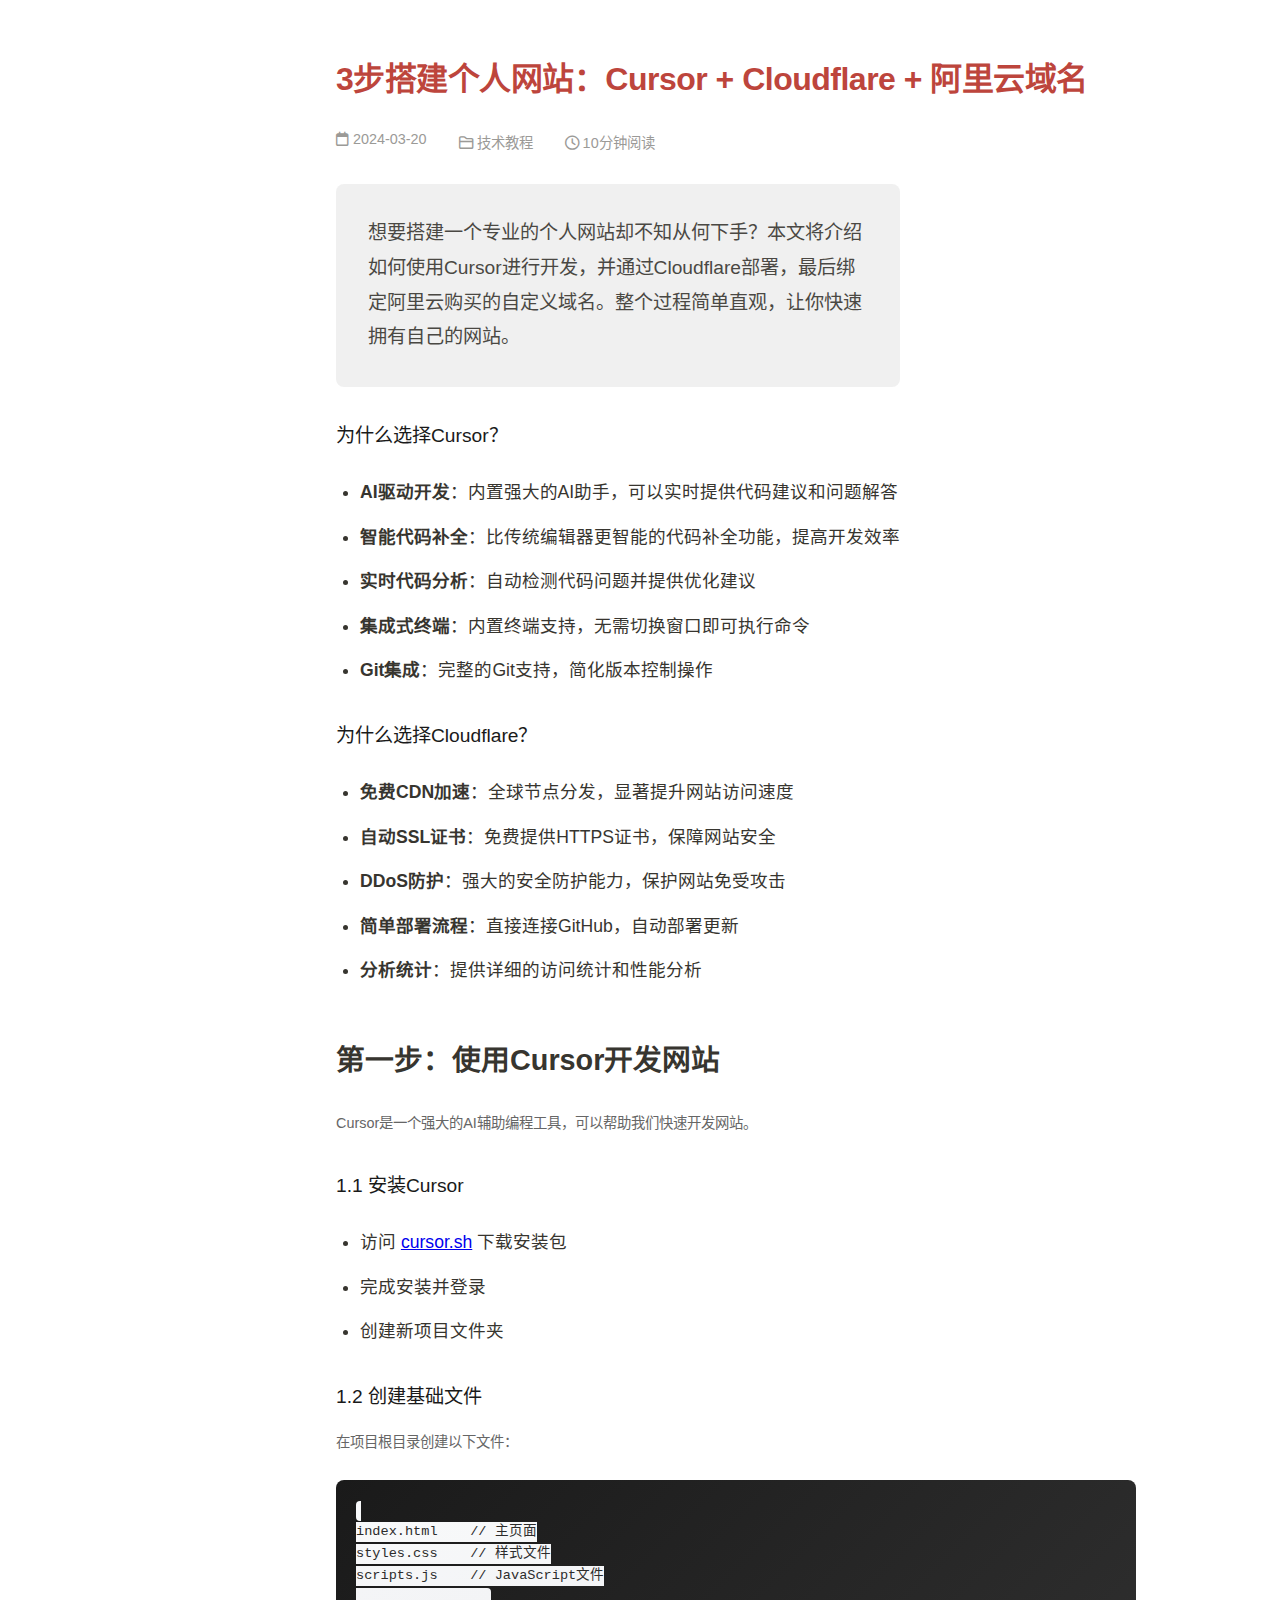
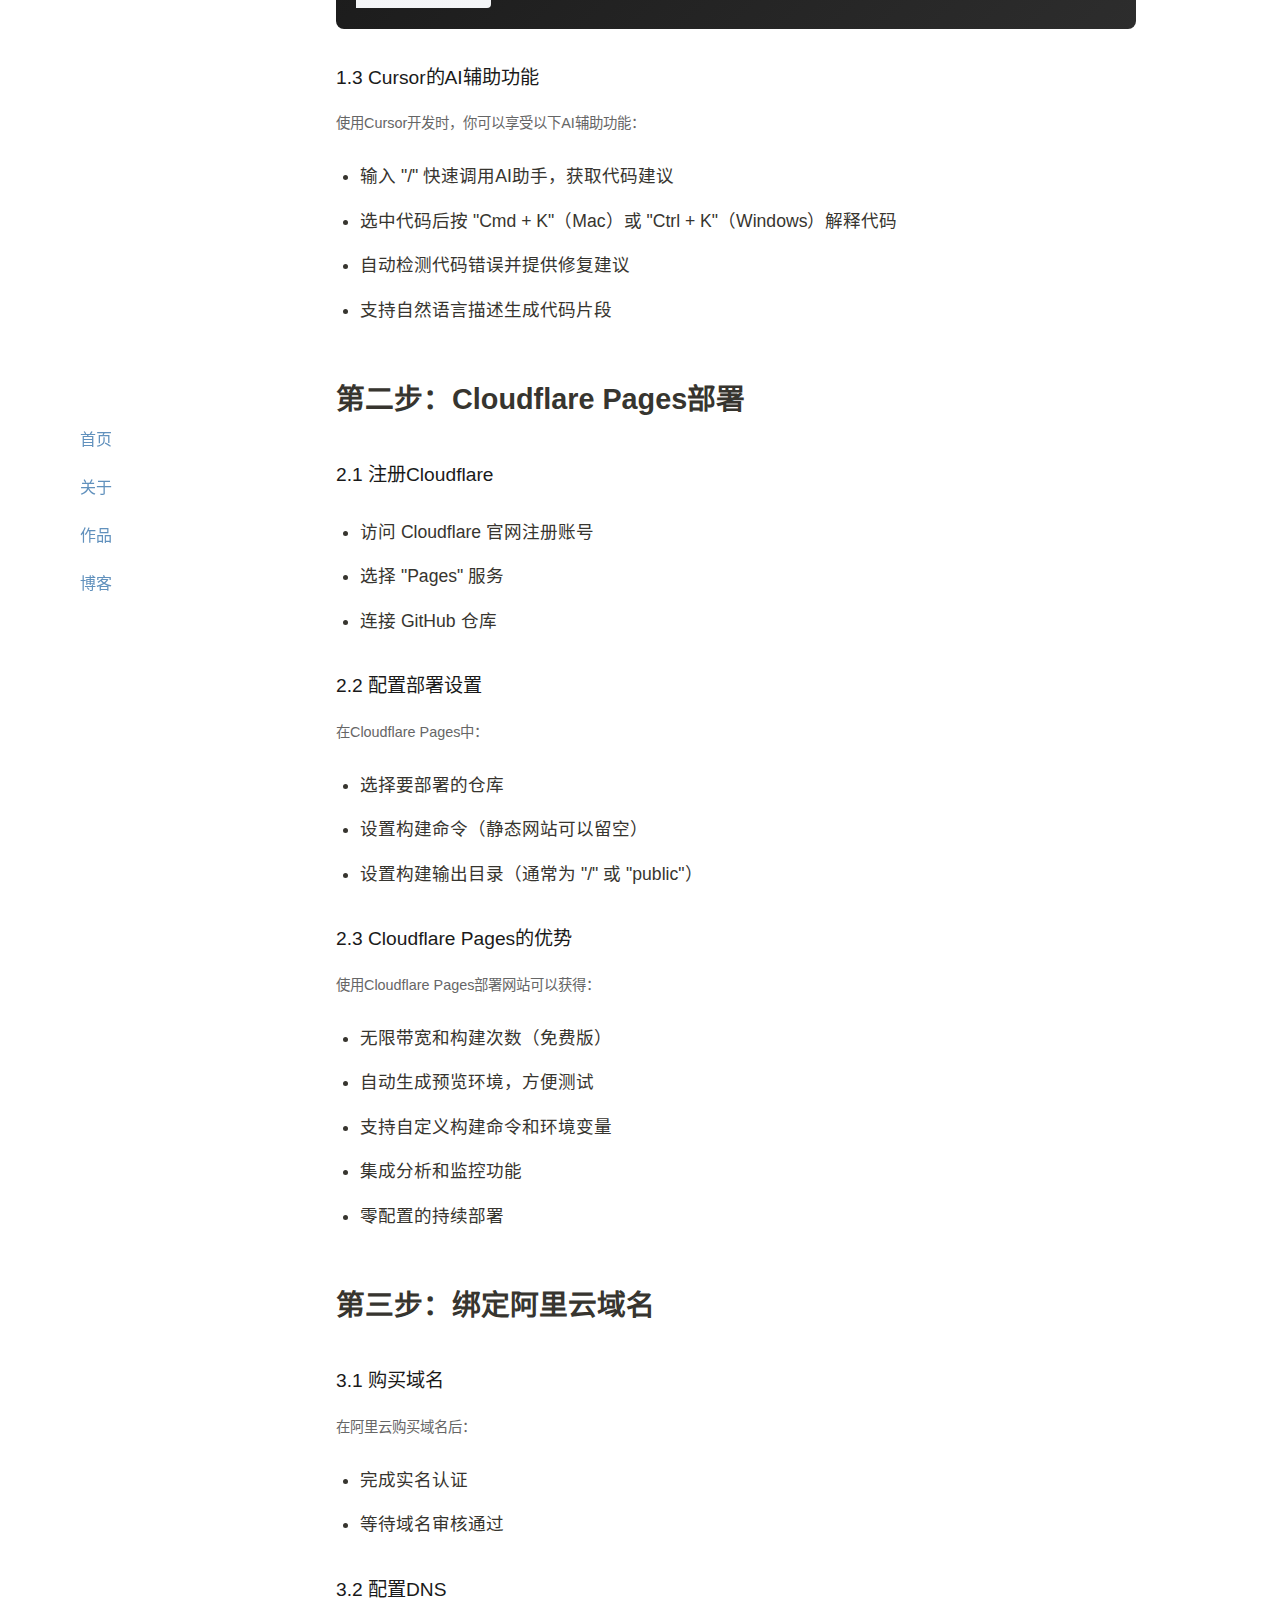
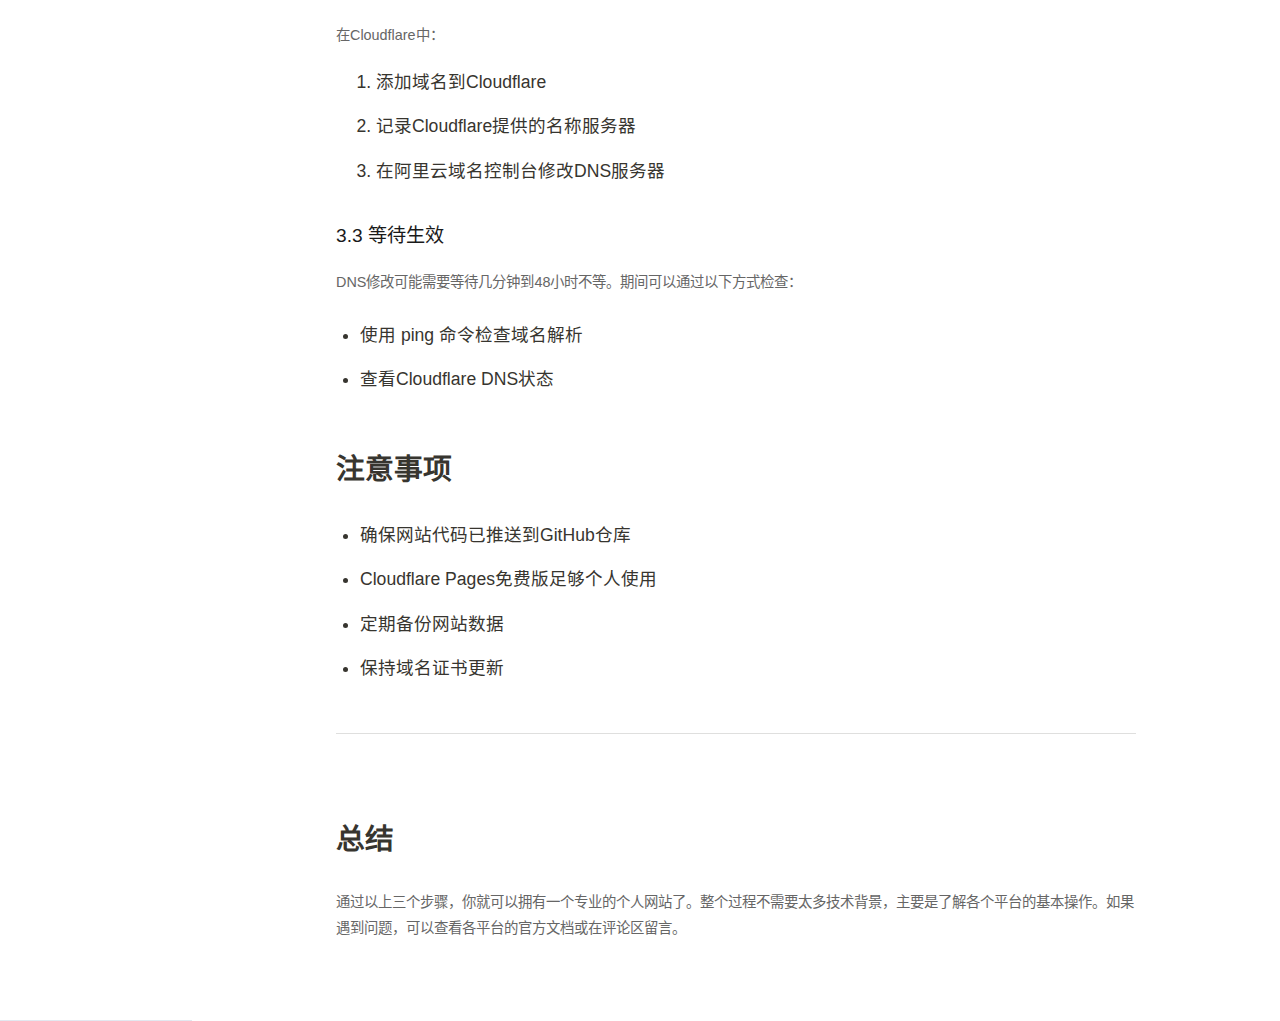
<file: blog/ai-interaction-design.html>
<!DOCTYPE html>
<html lang="zh-CN">

<head>
    <meta charset="UTF-8">
    <meta name="viewport" content="width=device-width, initial-scale=1.0">
    <title>3步搭建个人网站：Cursor + Cloudflare + 阿里云域名 - 严海畅的博客</title>
    <link rel="stylesheet" href="../styles.css">
    <link rel="stylesheet" href="https://cdnjs.cloudflare.com/ajax/libs/font-awesome/6.0.0-beta3/css/all.min.css">
</head>

<body>
    <header class="navbar">
        <nav class="nav-links">
            <a href="../index.html">首页</a>
            <a href="../index.html#about">关于</a>
            <a href="../index.html#work">作品</a>
            <a href="../index.html#blog">博客</a>
        </nav>
    </header>

    <main class="blog-post">
        <article>
            <h1>3步搭建个人网站：Cursor + Cloudflare + 阿里云域名</h1>
            <div class="post-meta">
                <span><i class="far fa-calendar"></i> 2024-03-20</span>
                <span><i class="far fa-folder"></i> 技术教程</span>
                <span><i class="far fa-clock"></i> 10分钟阅读</span>
            </div>
            <div class="post-content">
                <p class="intro">
                    想要搭建一个专业的个人网站却不知从何下手？本文将介绍如何使用Cursor进行开发，并通过Cloudflare部署，最后绑定阿里云购买的自定义域名。整个过程简单直观，让你快速拥有自己的网站。
                </p>

                <div class="tool-advantages">
                    <div class="advantage-card">
                        <h3>为什么选择Cursor？</h3>
                        <ul>
                            <li><strong>AI驱动开发</strong>：内置强大的AI助手，可以实时提供代码建议和问题解答</li>
                            <li><strong>智能代码补全</strong>：比传统编辑器更智能的代码补全功能，提高开发效率</li>
                            <li><strong>实时代码分析</strong>：自动检测代码问题并提供优化建议</li>
                            <li><strong>集成式终端</strong>：内置终端支持，无需切换窗口即可执行命令</li>
                            <li><strong>Git集成</strong>：完整的Git支持，简化版本控制操作</li>
                        </ul>
                    </div>

                    <div class="advantage-card">
                        <h3>为什么选择Cloudflare？</h3>
                        <ul>
                            <li><strong>免费CDN加速</strong>：全球节点分发，显著提升网站访问速度</li>
                            <li><strong>自动SSL证书</strong>：免费提供HTTPS证书，保障网站安全</li>
                            <li><strong>DDoS防护</strong>：强大的安全防护能力，保护网站免受攻击</li>
                            <li><strong>简单部署流程</strong>：直接连接GitHub，自动部署更新</li>
                            <li><strong>分析统计</strong>：提供详细的访问统计和性能分析</li>
                        </ul>
                    </div>
                </div>

                <h2>第一步：使用Cursor开发网站</h2>
                <p>Cursor是一个强大的AI辅助编程工具，可以帮助我们快速开发网站。</p>

                <h3>1.1 安装Cursor</h3>
                <ul>
                    <li>访问 <a href="https://cursor.sh" target="_blank">cursor.sh</a> 下载安装包</li>
                    <li>完成安装并登录</li>
                    <li>创建新项目文件夹</li>
                </ul>

                <h3>1.2 创建基础文件</h3>
                <p>在项目根目录创建以下文件：</p>
                <pre><code>
index.html    // 主页面
styles.css    // 样式文件
scripts.js    // JavaScript文件
                </code></pre>

                <h3>1.3 Cursor的AI辅助功能</h3>
                <p>使用Cursor开发时，你可以享受以下AI辅助功能：</p>
                <ul>
                    <li>输入 "/" 快速调用AI助手，获取代码建议</li>
                    <li>选中代码后按 "Cmd + K"（Mac）或 "Ctrl + K"（Windows）解释代码</li>
                    <li>自动检测代码错误并提供修复建议</li>
                    <li>支持自然语言描述生成代码片段</li>
                </ul>

                <h2>第二步：Cloudflare Pages部署</h2>

                <h3>2.1 注册Cloudflare</h3>
                <ul>
                    <li>访问 Cloudflare 官网注册账号</li>
                    <li>选择 "Pages" 服务</li>
                    <li>连接 GitHub 仓库</li>
                </ul>

                <h3>2.2 配置部署设置</h3>
                <p>在Cloudflare Pages中：</p>
                <ul>
                    <li>选择要部署的仓库</li>
                    <li>设置构建命令（静态网站可以留空）</li>
                    <li>设置构建输出目录（通常为 "/" 或 "public"）</li>
                </ul>

                <h3>2.3 Cloudflare Pages的优势</h3>
                <p>使用Cloudflare Pages部署网站可以获得：</p>
                <ul>
                    <li>无限带宽和构建次数（免费版）</li>
                    <li>自动生成预览环境，方便测试</li>
                    <li>支持自定义构建命令和环境变量</li>
                    <li>集成分析和监控功能</li>
                    <li>零配置的持续部署</li>
                </ul>

                <h2>第三步：绑定阿里云域名</h2>

                <h3>3.1 购买域名</h3>
                <p>在阿里云购买域名后：</p>
                <ul>
                    <li>完成实名认证</li>
                    <li>等待域名审核通过</li>
                </ul>

                <h3>3.2 配置DNS</h3>
                <p>在Cloudflare中：</p>
                <ol>
                    <li>添加域名到Cloudflare</li>
                    <li>记录Cloudflare提供的名称服务器</li>
                    <li>在阿里云域名控制台修改DNS服务器</li>
                </ol>

                <h3>3.3 等待生效</h3>
                <p>DNS修改可能需要等待几分钟到48小时不等。期间可以通过以下方式检查：</p>
                <ul>
                    <li>使用 ping 命令检查域名解析</li>
                    <li>查看Cloudflare DNS状态</li>
                </ul>

                <div class="tips">
                    <h2>注意事项</h2>
                    <ul>
                        <li>确保网站代码已推送到GitHub仓库</li>
                        <li>Cloudflare Pages免费版足够个人使用</li>
                        <li>定期备份网站数据</li>
                        <li>保持域名证书更新</li>
                    </ul>
                </div>

                <div class="conclusion">
                    <h2>总结</h2>
                    <p>通过以上三个步骤，你就可以拥有一个专业的个人网站了。整个过程不需要太多技术背景，主要是了解各个平台的基本操作。如果遇到问题，可以查看各平台的官方文档或在评论区留言。</p>
                </div>
            </div>
        </article>
    </main>
</body>

</html>
</file>
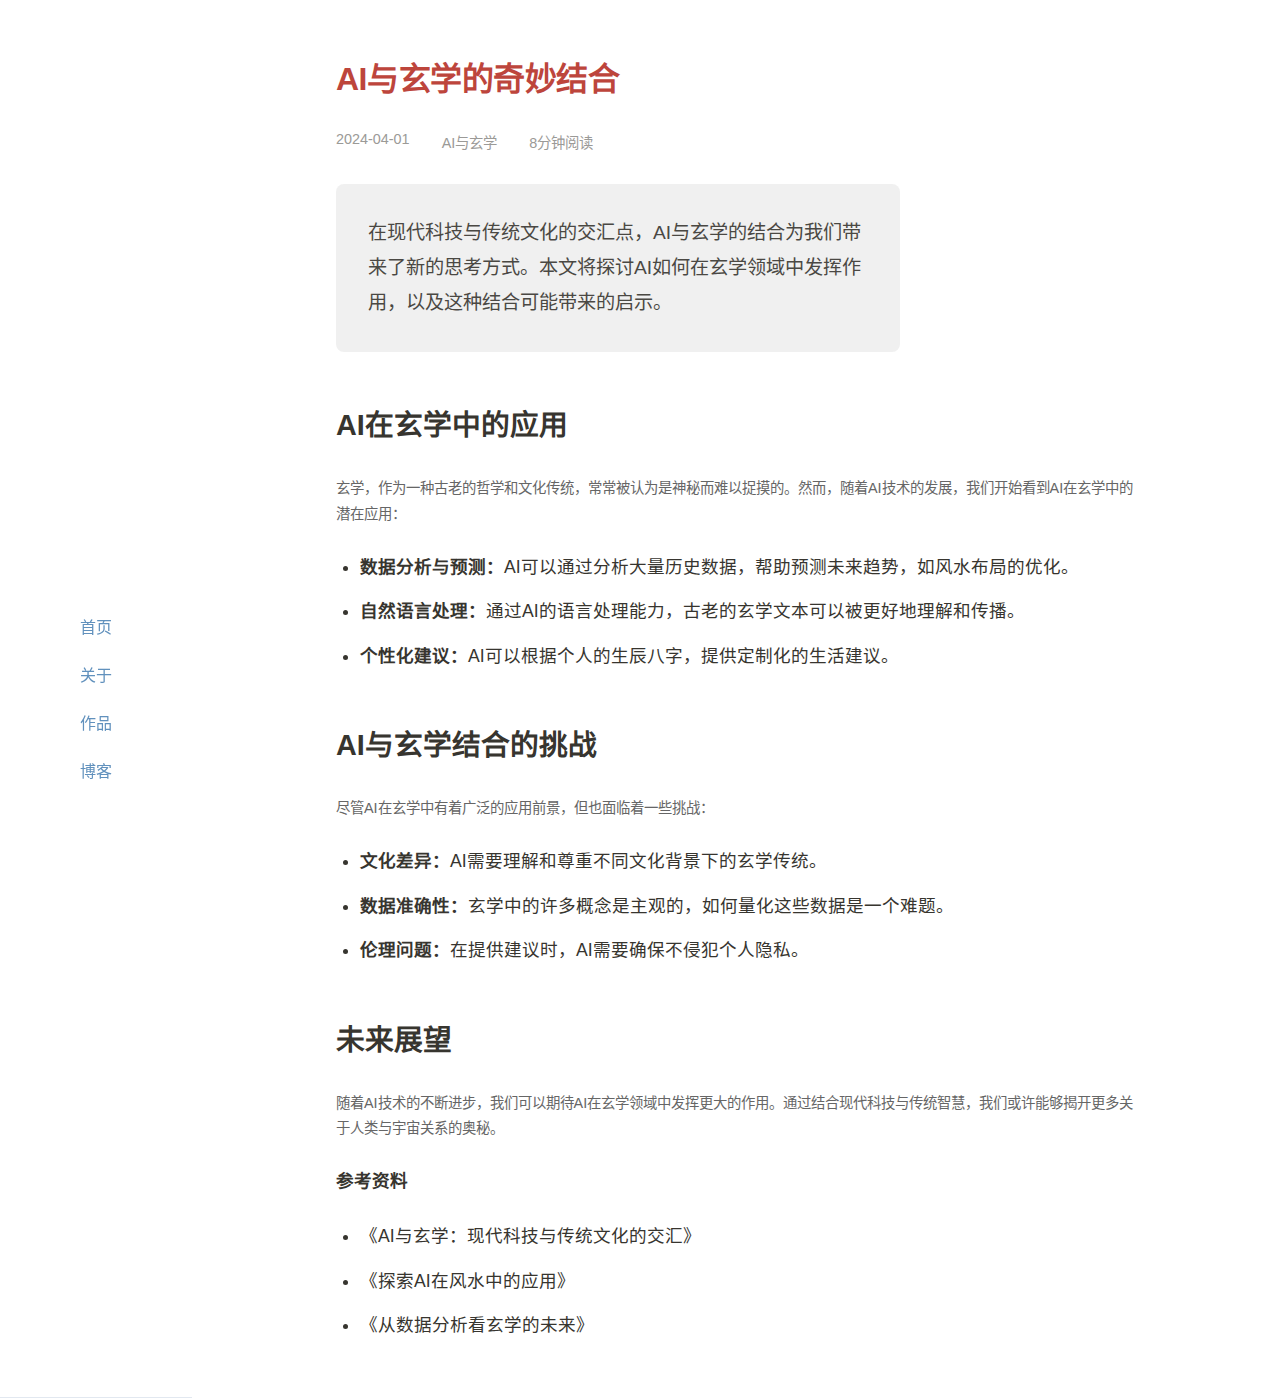
<file: blog/ai-mysticism.html>
<!DOCTYPE html>
<html lang="zh-CN">

<head>
    <meta charset="UTF-8">
    <meta name="viewport" content="width=device-width, initial-scale=1.0">
    <title>AI与玄学的奇妙结合 - 严海畅的博客</title>
    <link rel="stylesheet" href="../styles.css">
</head>

<body>
    <header class="navbar">
        <nav class="nav-links">
            <a href="../index.html">首页</a>
            <a href="../index.html#about">关于</a>
            <a href="../index.html#work">作品</a>
            <a href="../index.html#blog">博客</a>
        </nav>
    </header>

    <main class="blog-post">
        <article>
            <h1>AI与玄学的奇妙结合</h1>
            <div class="post-meta">
                <span><i class="far fa-calendar"></i> 2024-04-01</span>
                <span><i class="far fa-folder"></i> AI与玄学</span>
                <span><i class="far fa-clock"></i> 8分钟阅读</span>
            </div>

            <div class="post-content">
                <p class="intro">
                    在现代科技与传统文化的交汇点，AI与玄学的结合为我们带来了新的思考方式。本文将探讨AI如何在玄学领域中发挥作用，以及这种结合可能带来的启示。
                </p>

                <h2>AI在玄学中的应用</h2>
                <p>玄学，作为一种古老的哲学和文化传统，常常被认为是神秘而难以捉摸的。然而，随着AI技术的发展，我们开始看到AI在玄学中的潜在应用：</p>
                <ul>
                    <li><strong>数据分析与预测：</strong>AI可以通过分析大量历史数据，帮助预测未来趋势，如风水布局的优化。</li>
                    <li><strong>自然语言处理：</strong>通过AI的语言处理能力，古老的玄学文本可以被更好地理解和传播。</li>
                    <li><strong>个性化建议：</strong>AI可以根据个人的生辰八字，提供定制化的生活建议。</li>
                </ul>

                <h2>AI与玄学结合的挑战</h2>
                <p>尽管AI在玄学中有着广泛的应用前景，但也面临着一些挑战：</p>
                <ul>
                    <li><strong>文化差异：</strong>AI需要理解和尊重不同文化背景下的玄学传统。</li>
                    <li><strong>数据准确性：</strong>玄学中的许多概念是主观的，如何量化这些数据是一个难题。</li>
                    <li><strong>伦理问题：</strong>在提供建议时，AI需要确保不侵犯个人隐私。</li>
                </ul>

                <h2>未来展望</h2>
                <p>随着AI技术的不断进步，我们可以期待AI在玄学领域中发挥更大的作用。通过结合现代科技与传统智慧，我们或许能够揭开更多关于人类与宇宙关系的奥秘。</p>

                <div class="next-steps">
                    <h4>参考资料</h4>
                    <ul>
                        <li>《AI与玄学：现代科技与传统文化的交汇》</li>
                        <li>《探索AI在风水中的应用》</li>
                        <li>《从数据分析看玄学的未来》</li>
                    </ul>
                </div>
            </div>
        </article>
    </main>
</body>

</html>
</file>
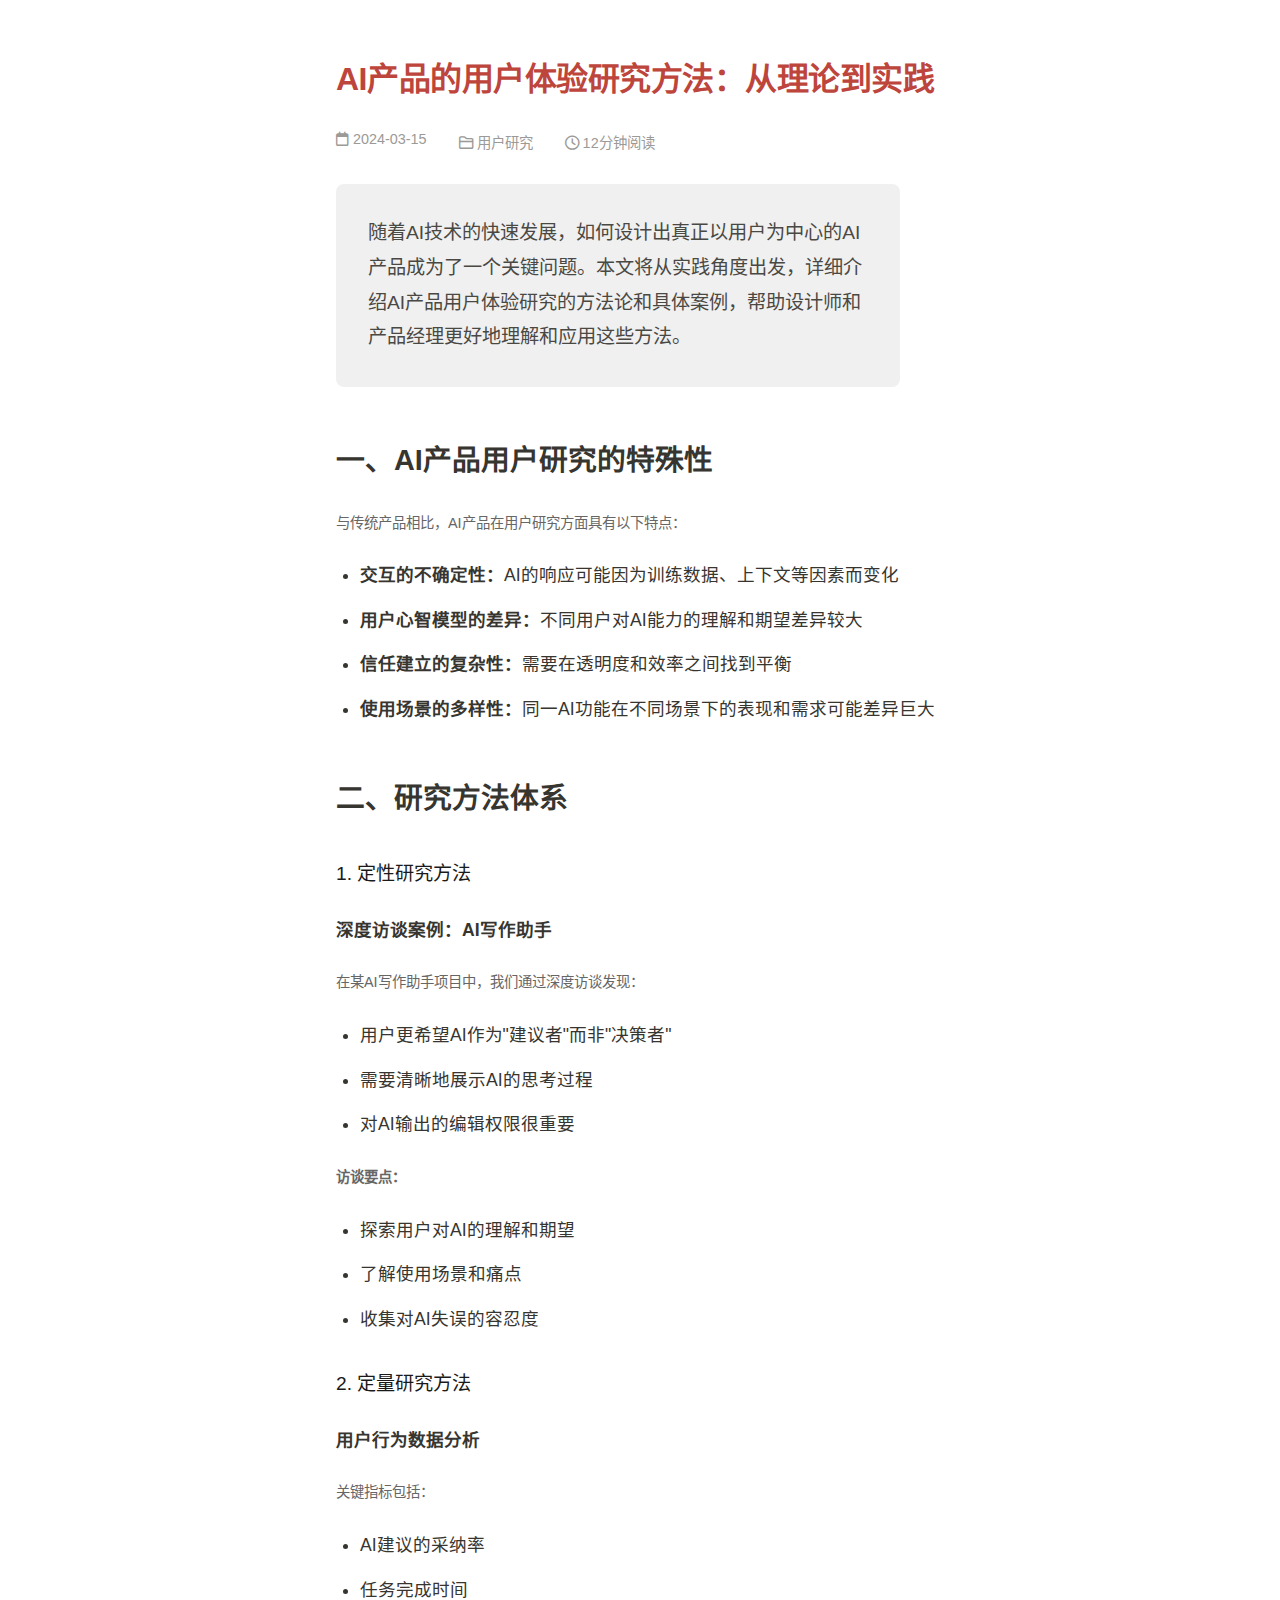
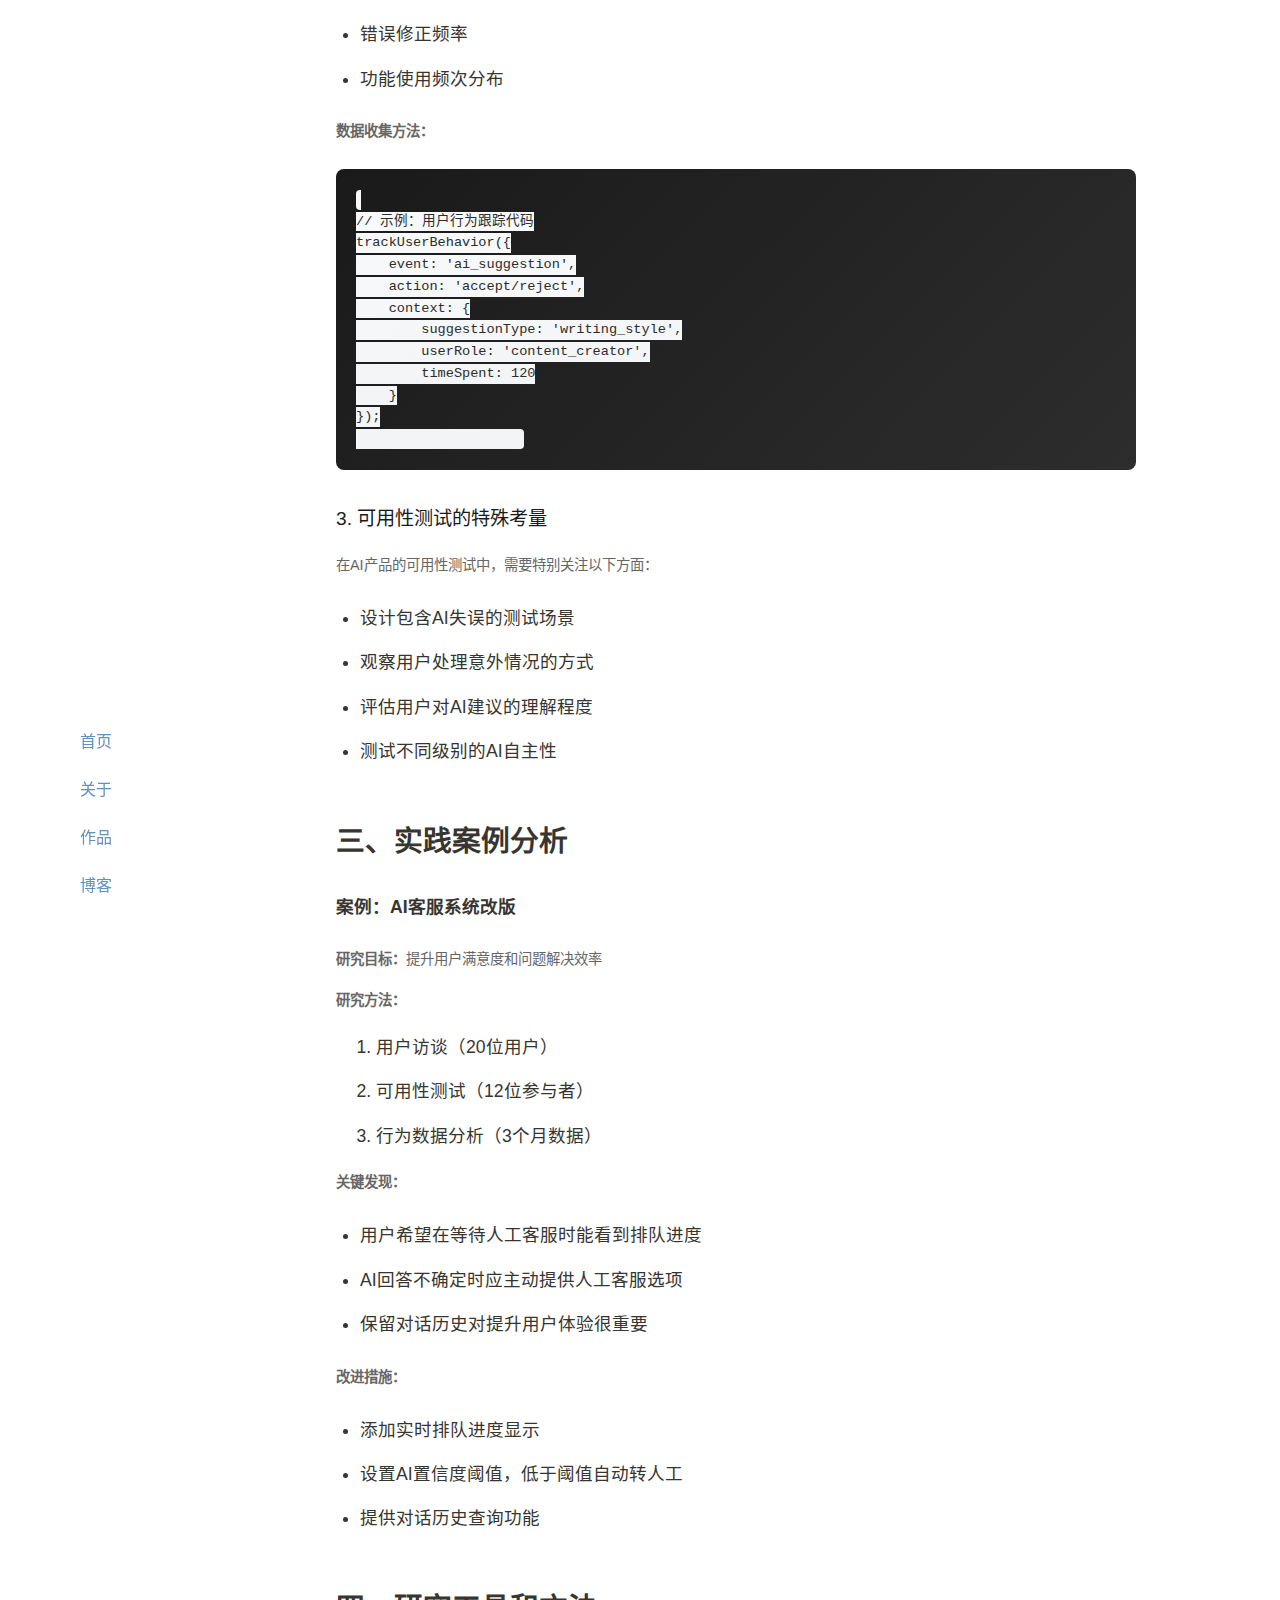
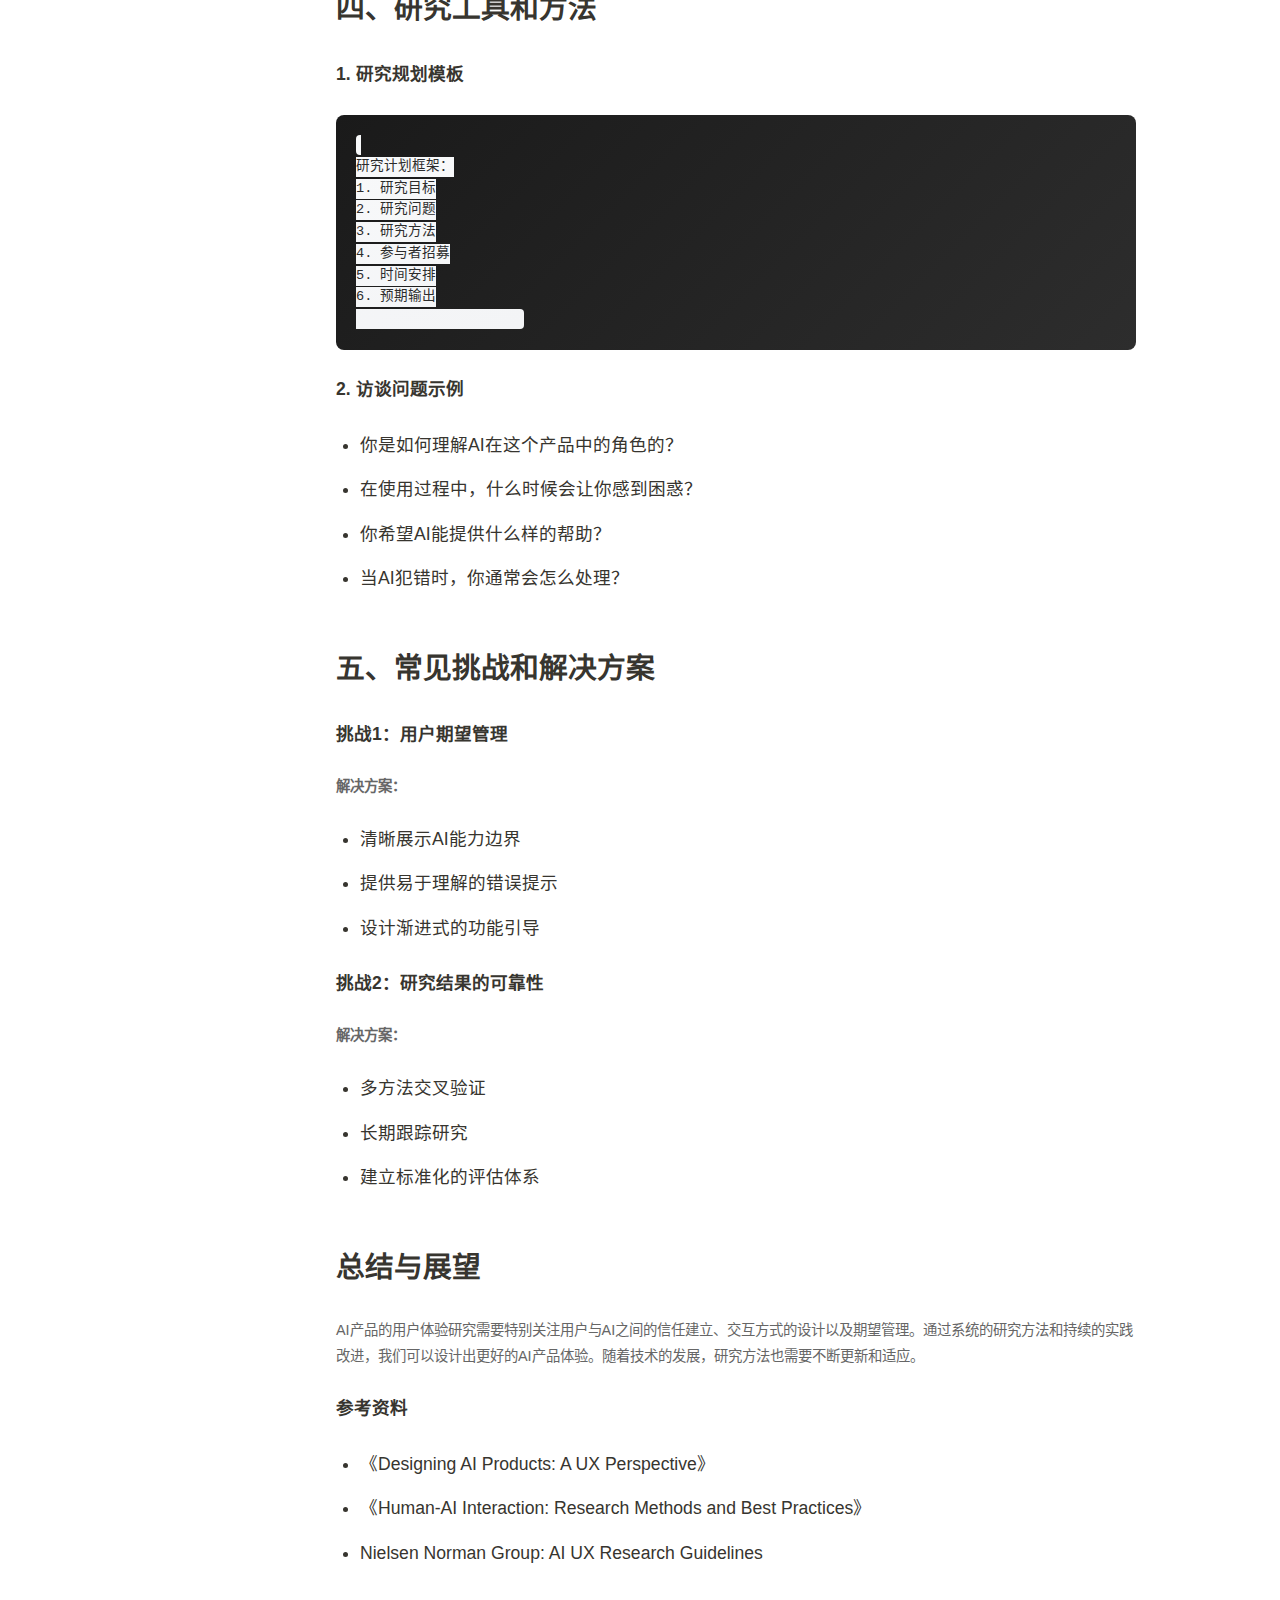
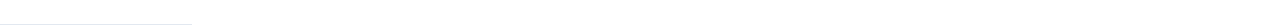
<file: blog/ai-ux-research.html>
<!DOCTYPE html>
<html lang="zh-CN">

<head>
    <meta charset="UTF-8">
    <meta name="viewport" content="width=device-width, initial-scale=1.0">
    <title>AI产品的用户体验研究方法 - 严海畅的博客</title>
    <link rel="stylesheet" href="../styles.css">
    <link rel="stylesheet" href="https://cdnjs.cloudflare.com/ajax/libs/font-awesome/6.0.0-beta3/css/all.min.css">
</head>

<body>
    <header class="navbar">
        <nav class="nav-links">
            <a href="../index.html">首页</a>
            <a href="../index.html#about">关于</a>
            <a href="../index.html#work">作品</a>
            <a href="../index.html#blog">博客</a>
        </nav>
    </header>

    <main class="blog-post">
        <article>
            <h1>AI产品的用户体验研究方法：从理论到实践</h1>
            <div class="post-meta">
                <span><i class="far fa-calendar"></i> 2024-03-15</span>
                <span><i class="far fa-folder"></i> 用户研究</span>
                <span><i class="far fa-clock"></i> 12分钟阅读</span>
            </div>

            <div class="post-content">
                <p class="intro">
                    随着AI技术的快速发展，如何设计出真正以用户为中心的AI产品成为了一个关键问题。本文将从实践角度出发，详细介绍AI产品用户体验研究的方法论和具体案例，帮助设计师和产品经理更好地理解和应用这些方法。
                </p>

                <h2>一、AI产品用户研究的特殊性</h2>
                <p>与传统产品相比，AI产品在用户研究方面具有以下特点：</p>
                <ul>
                    <li><strong>交互的不确定性：</strong>AI的响应可能因为训练数据、上下文等因素而变化</li>
                    <li><strong>用户心智模型的差异：</strong>不同用户对AI能力的理解和期望差异较大</li>
                    <li><strong>信任建立的复杂性：</strong>需要在透明度和效率之间找到平衡</li>
                    <li><strong>使用场景的多样性：</strong>同一AI功能在不同场景下的表现和需求可能差异巨大</li>
                </ul>

                <h2>二、研究方法体系</h2>

                <h3>1. 定性研究方法</h3>
                <div class="case-study">
                    <h4>深度访谈案例：AI写作助手</h4>
                    <p>在某AI写作助手项目中，我们通过深度访谈发现：</p>
                    <ul>
                        <li>用户更希望AI作为"建议者"而非"决策者"</li>
                        <li>需要清晰地展示AI的思考过程</li>
                        <li>对AI输出的编辑权限很重要</li>
                    </ul>
                    <p><strong>访谈要点：</strong></p>
                    <ul>
                        <li>探索用户对AI的理解和期望</li>
                        <li>了解使用场景和痛点</li>
                        <li>收集对AI失误的容忍度</li>
                    </ul>
                </div>

                <h3>2. 定量研究方法</h3>
                <div class="case-study">
                    <h4>用户行为数据分析</h4>
                    <p>关键指标包括：</p>
                    <ul>
                        <li>AI建议的采纳率</li>
                        <li>任务完成时间</li>
                        <li>错误修正频率</li>
                        <li>功能使用频次分布</li>
                    </ul>
                    <p><strong>数据收集方法：</strong></p>
                    <pre><code>
// 示例：用户行为跟踪代码
trackUserBehavior({
    event: 'ai_suggestion',
    action: 'accept/reject',
    context: {
        suggestionType: 'writing_style',
        userRole: 'content_creator',
        timeSpent: 120
    }
});
                    </code></pre>
                </div>

                <h3>3. 可用性测试的特殊考量</h3>
                <p>在AI产品的可用性测试中，需要特别关注以下方面：</p>
                <ul>
                    <li>设计包含AI失误的测试场景</li>
                    <li>观察用户处理意外情况的方式</li>
                    <li>评估用户对AI建议的理解程度</li>
                    <li>测试不同级别的AI自主性</li>
                </ul>

                <h2>三、实践案例分析</h2>

                <div class="case-study">
                    <h4>案例：AI客服系统改版</h4>
                    <p><strong>研究目标：</strong>提升用户满意度和问题解决效率</p>
                    <p><strong>研究方法：</strong></p>
                    <ol>
                        <li>用户访谈（20位用户）</li>
                        <li>可用性测试（12位参与者）</li>
                        <li>行为数据分析（3个月数据）</li>
                    </ol>
                    <p><strong>关键发现：</strong></p>
                    <ul>
                        <li>用户希望在等待人工客服时能看到排队进度</li>
                        <li>AI回答不确定时应主动提供人工客服选项</li>
                        <li>保留对话历史对提升用户体验很重要</li>
                    </ul>
                    <p><strong>改进措施：</strong></p>
                    <ul>
                        <li>添加实时排队进度显示</li>
                        <li>设置AI置信度阈值，低于阈值自动转人工</li>
                        <li>提供对话历史查询功能</li>
                    </ul>
                </div>

                <h2>四、研究工具和方法</h2>

                <div class="design-tips">
                    <h4>1. 研究规划模板</h4>
                    <pre><code>
研究计划框架：
1. 研究目标
2. 研究问题
3. 研究方法
4. 参与者招募
5. 时间安排
6. 预期输出
                    </code></pre>
                </div>

                <div class="design-tips">
                    <h4>2. 访谈问题示例</h4>
                    <ul>
                        <li>你是如何理解AI在这个产品中的角色的？</li>
                        <li>在使用过程中，什么时候会让你感到困惑？</li>
                        <li>你希望AI能提供什么样的帮助？</li>
                        <li>当AI犯错时，你通常会怎么处理？</li>
                    </ul>
                </div>

                <h2>五、常见挑战和解决方案</h2>

                <div class="next-steps">
                    <h4>挑战1：用户期望管理</h4>
                    <p><strong>解决方案：</strong></p>
                    <ul>
                        <li>清晰展示AI能力边界</li>
                        <li>提供易于理解的错误提示</li>
                        <li>设计渐进式的功能引导</li>
                    </ul>
                </div>

                <div class="next-steps">
                    <h4>挑战2：研究结果的可靠性</h4>
                    <p><strong>解决方案：</strong></p>
                    <ul>
                        <li>多方法交叉验证</li>
                        <li>长期跟踪研究</li>
                        <li>建立标准化的评估体系</li>
                    </ul>
                </div>

                <h2>总结与展望</h2>
                <p>
                    AI产品的用户体验研究需要特别关注用户与AI之间的信任建立、交互方式的设计以及期望管理。通过系统的研究方法和持续的实践改进，我们可以设计出更好的AI产品体验。随着技术的发展，研究方法也需要不断更新和适应。
                </p>

                <div class="next-steps">
                    <h4>参考资料</h4>
                    <ul>
                        <li>《Designing AI Products: A UX Perspective》</li>
                        <li>《Human-AI Interaction: Research Methods and Best Practices》</li>
                        <li>Nielsen Norman Group: AI UX Research Guidelines</li>
                    </ul>
                </div>
            </div>
        </article>
    </main>
</body>

</html>
</file>
<file: styles.css>
/* 定义全局颜色变量 - 中式美学风格 */
:root {
    /* 中式美学配色 - 深邃蓝调 */
    --deep-blue: #0a1533;
    /* 深邃蓝 - 主色调 */
    --medium-blue: #1a336b;
    /* 中蓝 - 强调色 */
    --light-blue: #86a9bc;
    /* 浅蓝 - 辅助色 */
    --pale-gray: #cad3dc;
    /* 浅灰 - 背景色 */

    /* 米褐 - 背景点缀 */

    /* 主色调 */
    --chinese-green: #3c9a7f;
    /* 主色调 */
    --chinese-blue: #2e89b6;
    /* 强调色 */
    --chinese-gray: #a0a495;
    /* 辅助色 */

    /* 中性色 */
    --gray-50: #fafafa;
    --gray-100: #f5f5f5;
    --gray-200: #e2e8f0;
    --gray-300: #e0e0e0;
    --gray-600: #757575;
    --gray-700: #334155;
    --gray-900: #1a1a1a;

    /* 透明色变体 */
    --deep-fade: rgba(10, 21, 51, 0.08);
    --medium-fade: rgba(26, 51, 107, 0.08);
    --light-fade: rgba(134, 169, 188, 0.1);
    --gray-fade: rgba(202, 211, 220, 0.5);

    /* 延伸色系 */
    --green-light: rgba(60, 154, 127, 0.1);
    --beige-dark: #bea088;

    /* 主色调 */
    --vintage-brown: #2C1810;
    /* 深褐色 - 用于主要文字 */
    --vintage-cream: #F5E6D3;
    /* 米白色 - 用于背景 */
    --vintage-blue: #2B4C7E;
    /* 深蓝色 - 用于强调 */

    /* 主色调的变体 */
    --brown-light: rgba(44, 24, 16, 0.8);
    --brown-faded: rgba(44, 24, 16, 0.6);
    --cream-dark: #E8D5BC;

    /* 主色调 */
    --primary-100: #E3F2FD;
    --primary-200: #90CAF9;
    --primary-500: #2196F3;
    --primary-600: #1E88E5;
    --primary-800: #1565C0;

    /* 中性色 */
    --neutral-50: #FAFAFA;
    --neutral-100: #F5F5F5;
    --neutral-200: #EEEEEE;
    --neutral-300: #E0E0E0;
    --neutral-500: #9E9E9E;
    --neutral-700: #616161;
    --neutral-900: #212121;

    /* 强调色 */
    --accent-green: #4CAF50;
    --accent-purple: #8b5cf6;
    --accent-orange: #FF9800;
    --accent-pink: #ec4899;

    /* 美式复古配色 */
    --retro-red: #bd453c;
    /* 红褐色 - 主色调 */
    --retro-cream: #f0e7c2;
    /* 米色 - 背景色 */
    --retro-blue: #6191bd;
    /* 蓝色 - 强调色 */

    /* 透明色变体 */
    --red-fade: rgba(189, 69, 60, 0.1);
    --blue-fade: rgba(97, 145, 189, 0.1);
    --cream-fade: rgba(240, 231, 194, 0.3);

    /* 渐变 */
    --gradient-primary: linear-gradient(135deg, var(--primary-500), var(--accent-purple));
    --gradient-hover: linear-gradient(135deg, var(--accent-purple), var(--accent-pink));
    --gradient-soft: linear-gradient(to right, rgba(37, 99, 235, 0.1), rgba(139, 92, 246, 0.1));

    --notion-bg: #ffffff;
    --notion-text: #37352f;
    --notion-gray: #9b9a97;
    --notion-hover: rgba(55, 53, 47, 0.08);
    --notion-border: rgba(55, 53, 47, 0.16);
    --notion-radius: 3px;
    --sidebar-width: 260px;
}

body {
    font-family: 'Inter', -apple-system, BlinkMacSystemFont, sans-serif;
    margin: 0;
    padding: 0;
    background: var(--notion-bg);
    color: var(--notion-text);
    display: flex;
}

.sidebar {
    width: var(--sidebar-width);
    height: 100vh;
    position: fixed;
    left: 0;
    top: 0;
    border-right: 1px solid var(--notion-border);
    padding: 1.5rem;
    box-sizing: border-box;
    background: var(--notion-bg);
}

.nav-header {
    margin-bottom: 2rem;
}

.avatar {
    width: 120px;
    height: 120px;
    border-radius: 60px;
    object-fit: cover;
    border: 3px solid var(--notion-border);
    box-shadow: 0 4px 12px rgba(0, 0, 0, 0.1);
}

.nav-links {
    display: flex;
    flex-direction: column;
    gap: 0.5rem;
}

.nav-item {
    padding: 0.5rem;
    border-radius: var(--notion-radius);
    color: var(--notion-text);
    text-decoration: none;
    transition: background 0.2s;
}

.nav-item:hover {
    background: var(--notion-hover);
}

.content {
    margin-left: var(--sidebar-width);
    padding: 2rem;
    width: calc(100% - var(--sidebar-width));
}

.page-header {
    margin-bottom: 2rem;
}

.breadcrumb {
    color: var(--notion-gray);
    font-size: 0.9rem;
}

.project-grid {
    display: grid;
    gap: 2rem;
}

.project-card {
    border: 1px solid var(--notion-border);
    border-radius: var(--notion-radius);
    overflow: hidden;
}

.project-cover img {
    width: 100%;
    height: 200px;
    object-fit: cover;
}

.project-info {
    padding: 1.5rem;
}

.project-tags {
    display: flex;
    gap: 0.5rem;
    margin: 1rem 0;
    flex-wrap: wrap;
}

.tag {
    padding: 0.3rem 0.8rem;
    background: var(--notion-hover);
    border-radius: var(--notion-radius);
    font-size: 0.9rem;
}

.project-overview {
    display: grid;
    gap: 1.5rem;
    margin-top: 1.5rem;
}

.overview-item h3 {
    font-size: 0.9rem;
    color: var(--notion-gray);
    margin-bottom: 0.5rem;
}

.overview-item ul {
    margin: 0;
    padding-left: 1.2rem;
}

.overview-item li {
    margin-bottom: 0.3rem;
}

.navbar {
    display: flex;
    justify-content: flex-end;
    align-items: center;
    padding: 1.2rem 4rem;
    background: rgba(255, 255, 255, 0.9);
    backdrop-filter: blur(10px);
    border-bottom: 1px solid var(--gray-200);
    -webkit-backdrop-filter: blur(10px);
}

.logo {
    font-size: 1.2rem;
    font-weight: 500;
}

.nav-links a {
    color: var(--retro-blue);
    text-decoration: none;
    padding: 0.5rem 1rem;
    transition: color 0.3s;
}

.nav-links a:hover {
    color: var(--retro-red);
}

#home {
    padding: 12rem 4rem;
    max-width: 800px;
    margin: 0 auto;
    display: flex;
    flex-direction: column;
    align-items: flex-start;
}

#home h1 {
    font-family: 'SF Pro Display', -apple-system, BlinkMacSystemFont, system-ui, sans-serif;
    font-size: 2.4rem;
    margin-bottom: 1rem;
    color: var(--deep-blue);
    font-weight: 700;
    letter-spacing: -0.5px;
}

.subtitle {
    font-size: 1.4rem;
    color: var(--light-blue);
    margin-bottom: 1.5rem;
    font-weight: 400;
}

.intro {
    max-width: 500px;
    line-height: 1.8;
    font-size: 1.1rem;
    color: var(--medium-blue);
    opacity: 0.9;
}

h1,
h2,
h3 {
    color: var(--retro-red);
}

h1 {
    font-size: 2rem;
    font-weight: 700;
    margin-bottom: 1rem;
    letter-spacing: -0.5px;
}

h2 {
    font-size: 1.4rem;
    font-weight: 600;
    margin-bottom: 0.6rem;
    color: var(--gray-900);
    position: relative;
}

h2::after {
    content: '';
    position: absolute;
    bottom: -8px;
    left: 0;
    width: 40px;
    height: 3px;
    background: var(--gradient-primary);
    border-radius: 2px;
    transition: width 0.3s ease;
}

h2:hover::after {
    width: 100px;
}

h3 {
    font-size: 1.25rem;
    font-weight: 500;
    margin-bottom: 0.6rem;
    color: var(--light-blue);
}

p {
    font-size: 0.9rem;
    margin-bottom: 1rem;
    color: #666;
}

section {
    padding: 3rem 1.5rem;
    max-width: 1100px;
    margin: 0 auto;
}

#about {
    display: grid;
    grid-template-columns: 1fr 2fr;
    gap: 4rem;
    align-items: flex-start;
    padding: 4rem 2rem;
    margin: 0 auto;
    max-width: 1200px;
}

.projects-grid {
    display: grid;
    grid-template-columns: repeat(auto-fit, minmax(350px, 1fr));
    gap: 1.5rem;
    padding: 2rem 0;
}

.card {
    background-color: #ffffff;
    padding: 1.5rem;
    border-radius: 12px;
    box-shadow: 0 4px 6px rgba(0, 0, 0, 0.1);
    transition: transform 0.3s, box-shadow 0.3s;
    text-align: left;
}

.card h3 {
    margin-top: 1.5rem;
}

.skills-grid {
    display: grid;
    grid-template-columns: repeat(auto-fit, minmax(250px, 1fr));
    gap: 1.5rem;
    margin-top: 2rem;
}

.skill-category {
    background-color: #ffffff;
    padding: 2rem;
    border-radius: 8px;
    box-shadow: 0 2px 4px rgba(0, 0, 0, 0.1);
}

#contact {
    background-color: #ffffff;
    border-radius: 12px;
    padding: 2rem;
    max-width: 500px;
    margin: 3rem auto;
    margin-bottom: 2rem;
    box-shadow: 0 4px 6px rgba(0, 0, 0, 0.1);
}

form {
    display: flex;
    flex-direction: column;
    gap: 0.8rem;
}

.input-group {
    display: flex;
    align-items: center;
    gap: 0.5rem;
    margin-bottom: 1rem;
}

.input-group i {
    color: var(--retro-red);
}

.input-group input,
.input-group textarea {
    flex: 1;
    padding: 0.8rem;
    border: 1px solid #ddd;
    border-radius: 6px;
    font-size: 0.9rem;
}

/* 统一所有按钮样式 */
button,
.project-link,
.chat-input button,
form button[type="submit"] {
    background: var(--retro-blue);
    color: white;
    border: none;
    border-radius: 4px;
    padding: 0.8rem 1.6rem;
    font-weight: 500;
    cursor: pointer;
    transition: all 0.3s ease;
}

button:hover,
.project-link:hover,
.chat-input button:hover,
form button[type="submit"]:hover {
    background: var(--retro-red);
    transform: translateY(-2px);
    box-shadow: 0 4px 12px rgba(189, 69, 60, 0.15);
}

/* 特殊按钮样式 */
.project-link.primary {
    background: var(--retro-red);
}

.project-link.primary:hover {
    background: var(--retro-blue);
}

.project-link.secondary {
    background: rgba(10, 21, 51, 0.1);
    color: var(--deep-blue);
}

.project-link.secondary:hover {
    background: rgba(10, 21, 51, 0.15);
    color: var(--deep-blue);
}

/* 发送按钮样式 */
.chat-input button {
    padding: 0.8rem 1.2rem;
    min-width: 80px;
}

/* 表单提交按钮 */
form button[type="submit"] {
    align-self: flex-end;
    min-width: 120px;
}

footer {
    background: var(--gray-900);
    color: var(--retro-cream);
    text-align: center;
    padding: 2rem 0;
    width: 100%;
    border-top: 1px solid var(--gray-200);
}

.footer-top {
    display: flex;
    flex-direction: column;
    align-items: center;
    gap: 1rem;
}

.footer-links {
    list-style: none;
    padding: 0;
    margin: 1rem 0;
    display: flex;
    justify-content: center;
    gap: 1rem;
}

.footer-links a {
    color: var(--retro-cream);
    text-decoration: none;
    transition: color 0.3s;
}

.footer-links a:hover {
    color: var(--retro-blue);
}

.social-links {
    margin-top: 1rem;
}

.social-links a {
    color: var(--retro-cream);
    margin: 0 0.5rem;
    font-size: 1.2rem;
    transition: all 0.3s ease;
}

.social-links a:hover {
    color: var(--retro-blue);
    transform: none;
}

.footer-bottom {
    margin-top: 1rem;
}

.footer-policy {
    list-style: none;
    padding: 0;
    display: flex;
    justify-content: center;
    gap: 1rem;
}

.footer-policy a,
.footer-bottom a {
    color: var(--retro-cream);
    text-decoration: none;
    transition: color 0.3s;
}

.footer-policy a:hover,
.footer-bottom a:hover {
    color: var(--retro-blue);
}

img {
    max-width: 100%;
    height: auto;
    display: block;
    margin: 0 auto;
}

.card img {
    border-radius: 8px;
    box-shadow: 0 4px 8px rgba(0, 0, 0, 0.1);
}

@media (max-width: 768px) {
    h1 {
        font-size: 1.6rem;
    }

    #home h1 {
        font-size: 2rem;
    }

    #about {
        grid-template-columns: 1fr;
        gap: 2rem;
        padding: 2rem 1rem;
    }

    .projects-grid {
        grid-template-columns: 1fr;
    }

    .project-links {
        gap: 0.4rem;
    }

    .profile-image {
        max-width: 300px;
        margin-bottom: 2rem;
    }

    .about-content {
        text-align: center;
    }
}

/* 技能展示样式 */
.skills-container {
    max-width: 800px;
    margin: 0 auto;
    padding: 2rem;
}

.skill-item {
    margin-bottom: 1.5rem;
}

.skill-info {
    display: flex;
    justify-content: space-between;
    margin-bottom: 0.5rem;
    color: var(--retro-red);
}

/* 技能展示进度条样式 */
.skill-item .progress-bar {
    background-color: var(--cream-fade);
    height: 8px;
    border-radius: 4px;
    overflow: hidden;
    display: block;
}

.skill-item .progress {
    background: linear-gradient(to right, var(--retro-red), var(--retro-blue));
    height: 100%;
    border-radius: 4px;
    transition: width 0.3s ease;
    display: block;
}

/* 移除其他部分的进度条 */
.blog-card .progress-bar,
.blog-card .progress,
.course-card .progress-bar,
.course-card .progress {
    display: none;
}

/* 项目展示轮播图样式 */
.project-slide {
    min-width: 100%;
    flex-shrink: 0;
    padding: 2rem;
    box-sizing: border-box;
    transition: all 0.4s cubic-bezier(0.4, 0, 0.2, 1);
    display: flex;
    flex-direction: column;
    align-items: center;
    text-align: center;
    opacity: 0;
    visibility: hidden;
    position: absolute;
    left: 0;
    top: 0;
}

.project-slide.active {
    opacity: 1;
    visibility: visible;
    position: relative;
}

/* 项目内容样式 */
.project-slide img {
    width: 100%;
    max-width: 600px;
    height: auto;
    border-radius: 8px;
    margin-bottom: 1.5rem;
    box-shadow: 0 2px 12px rgba(0, 0, 0, 0.06);
}

.project-slide h2 {
    font-size: 1.8rem;
    color: var(--retro-red);
    margin: 1rem 0;
}

.project-slide p {
    max-width: 600px;
    margin: 0 auto 1.5rem;
    color: var(--gray-700);
    line-height: 1.6;
}

/* 项目标签样式 */
.project-tags {
    display: flex;
    gap: 0.8rem;
    margin-bottom: 1.5rem;
    justify-content: center;
    flex-wrap: wrap;
}

/* 项目按钮样式 */
.project-links {
    display: flex;
    justify-content: center;
    gap: 1rem;
    margin-top: 1rem;
}

.project-link {
    display: inline-block;
    background: var(--retro-blue);
    color: white;
    text-decoration: none;
    padding: 0.8rem 1.6rem;
    border-radius: 4px;
    transition: all 0.3s ease;
    min-width: 120px;
    text-align: center;
}

.project-link:hover {
    background: var(--retro-red);
    transform: translateY(-2px);
    box-shadow: 0 4px 12px rgba(189, 69, 60, 0.15);
}

/* 响应式调整 */
@media (max-width: 768px) {
    .project-slide {
        padding: 1rem;
    }

    .project-links {
        flex-direction: column;
        gap: 0.5rem;
    }
}

/* 轮播导航按钮样式 */
.portfolio-nav {
    position: absolute;
    top: 50%;
    transform: translateY(-50%);
    width: 40px;
    height: 40px;
    border: none;
    border-radius: 50%;
    background: var(--retro-blue);
    color: white;
    cursor: pointer;
    display: flex;
    align-items: center;
    justify-content: center;
    transition: all 0.3s ease;
    z-index: 2;
}

.portfolio-nav:hover {
    background: var(--retro-red);
}

/* 调整左右按钮位置 */
.prev {
    left: 20px;
    /* 修改位置 */
}

.next {
    right: 20px;
    /* 修改位置 */
}

/* 项目展示容器样式 */
.portfolio-container {
    position: relative;
    max-width: 1000px;
    margin: 0 auto;
    overflow: hidden;
}

/* 轮播内容容器样式 */
.projects-slider {
    position: relative;
    min-height: 500px;
    display: flex;
    overflow: hidden;
}

/* 圆点导航样式 */
.portfolio-dots {
    display: flex;
    justify-content: center;
    gap: 8px;
    margin-top: 20px;
}

.dot {
    width: 8px;
    height: 8px;
    border-radius: 50%;
    background: var(--cream-fade);
    cursor: pointer;
    transition: all 0.3s ease;
}

.dot.active {
    background: var(--retro-blue);
}

/* 课程部分样式 */
.courses-grid {
    display: grid;
    grid-template-columns: repeat(auto-fit, minmax(300px, 1fr));
    gap: 1.5rem;
    padding: 2rem 0;
}

.course-card {
    background-color: #ffffff;
    padding: 1.5rem;
    border-radius: 12px;
    box-shadow: 0 4px 6px rgba(0, 0, 0, 0.1);
    transition: transform 0.3s ease;
}

.course-card:hover {
    transform: translateY(-5px);
}

.course-icon {
    font-size: 2.5rem;
    color: var(--retro-red);
    margin-bottom: 1rem;
}

.course-details {
    list-style: none;
    padding: 0;
    margin-top: 1rem;
}

.course-details li {
    padding: 0.5rem 0;
    color: #666;
    border-bottom: 1px solid #eee;
}

/* 博客部分样式优化 */
.blog-grid {
    display: grid;
    grid-template-columns: repeat(auto-fit, minmax(300px, 1fr));
    gap: 2rem;
    padding: 2rem 0;
}

.blog-card {
    background: white;
    padding: 2rem;
    border-radius: 12px;
    box-shadow: 0 2px 12px rgba(0, 0, 0, 0.06);
}

.blog-date {
    color: var(--notion-gray);
    font-size: 0.9rem;
}

.blog-content {
    padding: 1.5rem;
}

.blog-content h2 {
    font-size: 1.2rem;
    margin-bottom: 0.8rem;
    color: var(--retro-red);
}

.blog-meta {
    display: flex;
    gap: 1rem;
    font-size: 0.9rem;
    color: var(--light-blue);
    margin-bottom: 1rem;
}

.blog-meta i {
    margin-right: 0.4rem;
    color: var(--retro-red);
}

.blog-link {
    display: inline-block;
    margin-top: 1rem;
    color: var(--retro-blue);
    text-decoration: none;
    font-weight: 500;
    font-size: 0.95rem;
}

.blog-link:hover {
    color: var(--retro-red);
}

/* 移动端适配 */
@media (max-width: 768px) {
    .blog-grid {
        grid-template-columns: 1fr;
    }
}

/* AI项目特殊样式 */
.project-tags span:nth-child(1) {
    background: var(--red-fade);
    color: var(--retro-red);
}

.project-tags span:nth-child(2) {
    background: var(--blue-fade);
    color: var(--retro-blue);
}

.project-tags span:nth-child(3) {
    background: var(--cream-fade);
    color: var(--retro-red);
}

/* 为AI项目添加特殊的链接按钮样式 */
.project-slide:nth-child(2) .project-links {
    display: flex;
    gap: 0.8rem;
    flex-wrap: wrap;
    justify-content: center;
}

.project-slide:nth-child(2) .project-link {
    min-width: 120px;
}

/* 第一个项目的特殊样式 */
.project-slide:first-child .project-tags span:nth-child(1),
.project-slide:first-child .project-tags span:nth-child(2),
.project-slide:first-child .project-tags span:nth-child(3) {
    background: var(--cream-fade);
    color: var(--retro-red);
}

.project-slide:first-child .project-links {
    display: flex;
    gap: 0.8rem;
    flex-wrap: wrap;
    justify-content: center;
}

.project-slide:first-child .project-link {
    min-width: 120px;
    background-color: var(--chinese-green);
}

.project-slide:first-child .project-link:hover {
    background-color: var(--chinese-blue);
}

/* 为项目图片添加渐变边框效果 */
.project-slide:first-child img {
    border: none;
    background: none;
    box-shadow: 0 2px 12px rgba(0, 0, 0, 0.06);
}

.profile-image {
    width: 100%;
    max-width: 400px;
    margin: 0 auto;
}

.profile-image img {
    width: 100%;
    height: auto;
    display: block;
    border-radius: 12px;
    box-shadow: 0 4px 20px rgba(0, 0, 0, 0.1);
    transition: transform 0.3s ease;
}

.profile-image img:hover {
    transform: translateY(-5px);
    box-shadow: 0 8px 25px rgba(0, 0, 0, 0.15);
}

#ai-chat {
    /* background-color: #ffffff; */
    /* 移除白色背景 */
    border-radius: 12px;
    padding: 2rem;
    max-width: 600px;
    margin: 0 auto;
}

.chat-container {
    display: flex;
    flex-direction: column;
}

.chat-box {
    height: 300px;
    overflow-y: auto;
    border: none;
    box-shadow: 0 2px 12px rgba(0, 0, 0, 0.06);
    padding: 1rem;
    margin-bottom: 1rem;
    background-color: #f9f9f9;
    display: flex;
    flex-direction: column;
    gap: 0.5rem;
}

.chat-message {
    max-width: 80%;
    padding: 0.6rem 1rem;
    border-radius: 12px;
    line-height: 1.4;
    word-wrap: break-word;
}

.user-message {
    align-self: flex-end;
    background-color: var(--chinese-green);
    color: #ffffff;
}

.ai-message {
    align-self: flex-start;
    background-color: var(--gray-100);
    color: #2c3e50;
}

.chat-input {
    display: flex;
    gap: 0.5rem;
}

.chat-input input {
    flex: 1;
    padding: 0.8rem;
    border: none;
    box-shadow: 0 2px 8px rgba(0, 0, 0, 0.04);
}

.chat-input button {
    padding: 0.8rem 1.2rem;
    background-color: var(--retro-blue);
    color: #ffffff;
    border: none;
    border-radius: 6px;
    cursor: pointer;
    transition: background-color 0.3s ease;
}

.chat-input button:hover {
    background-color: var(--retro-red);
}

.modal {
    display: none;
    position: fixed;
    z-index: 1000;
    left: 0;
    top: 0;
    width: 100%;
    height: 100%;
    overflow: auto;
    background-color: rgba(0, 0, 0, 0.5);
}

.modal-content {
    background-color: #fefefe;
    margin: 15% auto;
    padding: 20px;
    border: 1px solid #888;
    width: 80%;
    max-width: 400px;
    text-align: center;
}

.close {
    color: #aaa;
    float: right;
    font-size: 28px;
    font-weight: bold;
}

.close:hover,
.close:focus {
    color: black;
    text-decoration: none;
    cursor: pointer;
}

/* 博客文章样式 */
.blog-post {
    max-width: 800px;
    margin: 0 auto;
    padding: 2rem;
}

.post-meta {
    display: flex;
    gap: 2rem;
    margin: 2rem 0;
    color: var(--notion-gray);
    font-size: 0.9rem;
}

.post-content {
    font-size: 1.1rem;
    line-height: 1.8;
}

.post-content .intro {
    font-size: 1.2rem;
    color: var(--notion-text);
    background: var(--notion-hover);
    padding: 2rem;
    border-radius: 8px;
    margin: 2rem 0;
}

.post-content h2 {
    font-size: 1.8rem;
    margin: 3rem 0 1.5rem;
    color: var(--notion-text);
}

.post-content ul {
    margin: 1.5rem 0;
    padding-left: 1.5rem;
}

.post-content li {
    margin: 0.8rem 0;
}

.tips-box {
    background: var(--notion-hover);
    padding: 2rem;
    border-radius: 8px;
    margin: 2rem 0;
}

.conclusion {
    margin: 3rem 0;
    padding-top: 2rem;
    border-top: 1px solid var(--notion-border);
}

.post-content h3 {
    font-size: 1.2rem;
    margin: 2rem 0 1rem;
    color: #1a1a1a;
}

.post-content pre {
    font-size: 0.85rem;
    line-height: 1.6;
    padding: 1.25rem;
    margin: 1.5rem 0;
    overflow-x: auto;
    background: linear-gradient(135deg, #1a1a1a, #2d2d2d);
    color: #ffffff;
    border-radius: 8px;
}

.post-content code {
    font-size: 0.85rem;
    padding: 0.15rem 0.3rem;
    background: linear-gradient(135deg, #f8f9fa, #f3f4f6);
    border-radius: 4px;
    color: #2c2c2c;
}

.post-content blockquote {
    font-size: 0.95rem;
    line-height: 1.7;
    color: #2c2c2c;
    border-left: 3px solid #666;
    margin: 1.5rem 0;
    padding: 0.5rem 0 0.5rem 1.25rem;
    background: #f8f8f8;
}

.post-content figure figcaption {
    font-size: 0.85rem;
    color: #666666;
    text-align: center;
    margin-top: 0.5rem;
}

.input-group i,
.course-icon,
.social-links i,
.blog-meta i {
    color: var(--retro-red);
}

.input-group i:hover,
.social-links i:hover {
    color: var(--retro-blue);
}

.blog-card {
    background: white;
    padding: 2rem;
    border-radius: 12px;
    box-shadow: 0 2px 12px rgba(0, 0, 0, 0.06);
}

.post-content h2::after {
    display: none;
}

h2:hover::after {
    width: initial;
}

.case-study:hover,
.design-tips:hover {
    transform: none;
}

.nav-links a::after {
    display: none;
}

.nav-links a:hover {
    color: var(--retro-red);
}

.blog-card .progress-bar,
.blog-card .progress,
.course-card .progress-bar,
.course-card .progress {
    display: none;
}

.skill-item .progress-bar {
    background-color: var(--cream-fade);
}

.skill-item .progress {
    background: linear-gradient(to right, var(--retro-red), var(--retro-blue));
}

.project-slide h2 {
    font-size: 1.8rem;
    color: var(--retro-red);
    margin: 1rem 0;
}

.project-tags span {
    background: var(--cream-fade);
    color: var(--retro-red);
    padding: 0.4rem 1rem;
    border-radius: 4px;
}

.project-slide:first-child .project-tags span:nth-child(1),
.project-slide:first-child .project-tags span:nth-child(2),
.project-slide:first-child .project-tags span:nth-child(3),
.project-slide:nth-child(2) .project-tags span {
    background: var(--cream-fade);
    color: var(--retro-red);
}

.project-link,
.project-slide:first-child .project-link,
.project-slide:nth-child(2) .project-link {
    background: var(--retro-blue);
    color: white;
    border: none;
    border-radius: 4px;
    padding: 0.8rem 1.6rem;
    transition: all 0.3s ease;
    min-width: 120px;
}

.project-link:hover,
.project-slide:first-child .project-link:hover,
.project-slide:nth-child(2) .project-link:hover {
    background: var(--retro-red);
    transform: translateY(-2px);
    box-shadow: 0 4px 12px rgba(189, 69, 60, 0.15);
}

.project-slide p {
    max-width: 600px;
    margin: 0 auto 1.5rem;
    color: var(--gray-700);
    line-height: 1.6;
}

.portfolio-nav {
    background: var(--retro-blue);
}

.portfolio-nav:hover {
    background: var(--retro-red);
}

.dot {
    background: var(--cream-fade);
}

.dot.active {
    background: var(--retro-blue);
}

.dots-container {
    display: flex;
    justify-content: center;
    margin-top: 1rem;
}

.dot {
    width: 10px;
    height: 10px;
    margin: 0 5px;
    background-color: var(--gray-300);
    border-radius: 50%;
    cursor: pointer;
    transition: background-color 0.3s ease;
}

.dot.active {
    background-color: var(--retro-blue);
}

/* 关于内容部分样式 */
.about-content {
    text-align: left;
}

.project-detail {
    max-width: 1200px;
    margin: 0 auto;
    padding: 0 2rem;
}

.hero-image {
    width: 100%;
    height: 400px;
    object-fit: cover;
    border-radius: 12px;
    margin: 2rem 0;
}

.project-section {
    margin: 3rem 0;
}

.project-section:first-child {
    margin-top: 0;
}

.character-cards {
    display: grid;
    grid-template-columns: repeat(auto-fit, minmax(300px, 1fr));
    gap: 2rem;
    margin: 2rem 0;
}

.character-cards figure {
    margin: 0;
    text-align: center;
}

.character-cards img {
    width: 100%;
    border-radius: 12px;
    box-shadow: 0 4px 20px rgba(0, 0, 0, 0.1);
    transition: transform 0.3s ease;
}

.character-cards img:hover {
    transform: translateY(-5px);
}

.character-cards figcaption {
    margin-top: 1rem;
    color: var(--notion-gray);
}

.flow-image,
.design-image {
    width: 100%;
    border-radius: 12px;
    margin: 2rem 0;
    box-shadow: 0 4px 20px rgba(0, 0, 0, 0.1);
}

.design-description {
    background: var(--notion-hover);
    padding: 2rem;
    border-radius: 12px;
    margin: 2rem 0;
}

.design-description h3 {
    color: var(--notion-text);
    margin-bottom: 1rem;
}

.design-description ul {
    list-style: none;
    padding: 0;
}

.design-description li {
    padding: 0.5rem 0;
    border-bottom: 1px solid var(--notion-border);
}

/* 响应式设计 */
@media (max-width: 768px) {
    .character-cards {
        grid-template-columns: 1fr;
    }

    .hero-image {
        height: 250px;
    }
}

/* 添加新的样式 */
.full-width-image {
    width: 100%;
    height: auto;
    object-fit: contain;
    margin: 2rem 0;
    border-radius: 12px;
    box-shadow: 0 4px 20px rgba(0, 0, 0, 0.1);
}

/* 项目图片组样式 */
.project-images {
    display: flex;
    flex-direction: column;
    gap: 2rem;
}

.project-images .full-width-image {
    width: 100%;
    height: auto;
    object-fit: contain;
    margin: 0;
    /* 移除单个图片的margin，使用gap控制间距 */
    border-radius: 12px;
    box-shadow: 0 4px 20px rgba(0, 0, 0, 0.1);
}

/* 调整项目部分的间距 */
.project-section {
    margin: 3rem 0;
}

.project-section:first-child {
    margin-top: 0;
}

/* 确保内容区域有合适的宽度和间距 */
.project-detail {
    max-width: 1200px;
    margin: 0 auto;
    padding: 0 2rem;
}

/* 响应式调整 */
@media (max-width: 768px) {
    .project-images {
        gap: 1.5rem;
    }

    .project-detail {
        padding: 0 1rem;
    }
}

.design-showcase {
    margin: 3rem 0;
}

.card-grid {
    display: grid;
    grid-template-columns: repeat(2, 1fr);
    gap: 2rem;
    margin: 2rem 0;
}

.character-grid {
    display: grid;
    grid-template-columns: repeat(2, 1fr);
    gap: 2.5rem;
    margin: 2rem 0;
}

.card-image,
.character-image {
    width: 100%;
    border-radius: 12px;
    box-shadow: 0 4px 20px rgba(0, 0, 0, 0.1);
    transition: transform 0.3s ease;
}

.card-image:hover,
.character-image:hover {
    transform: scale(1.03);
}

.artwork-info {
    color: var(--notion-gray);
    font-size: 0.9rem;
    margin-top: 1rem;
    text-align: center;
    font-style: italic;
}
</file>
